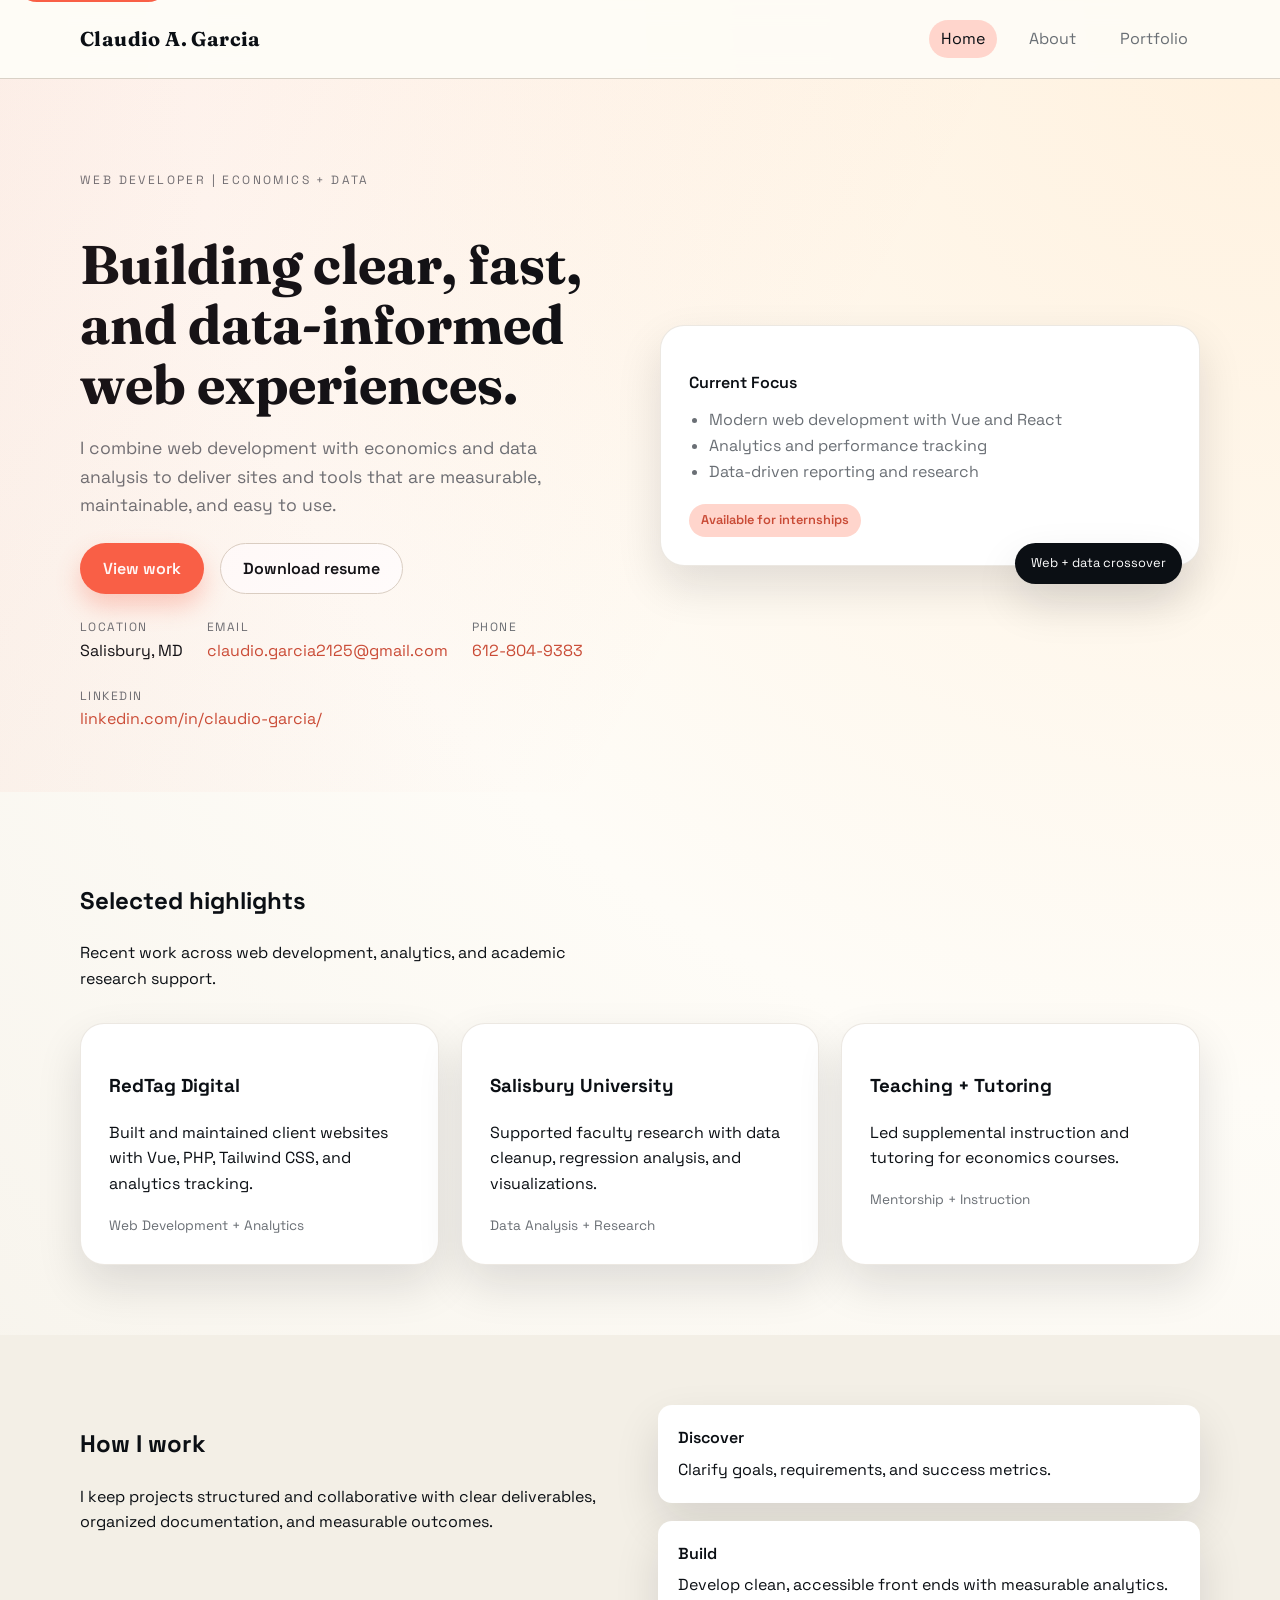
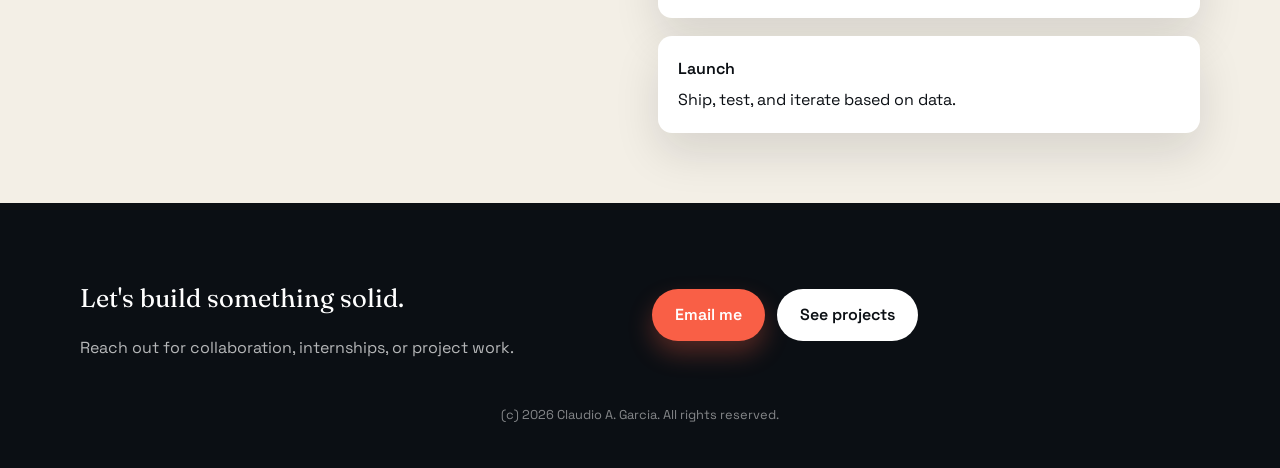
<file: index.html>
<!DOCTYPE html>
<html lang="en">
  <head>
    <meta charset="UTF-8" />
    <meta name="viewport" content="width=device-width, initial-scale=1.0" />
    <title>Home | Claudio A. Garcia</title>
    <link rel="stylesheet" href="styles.css" />
  </head>
  <body>
    <a class="skip-link" href="#main">Skip to content</a>
    <header class="site-header">
      <div class="container nav-wrap">
        <a class="logo" href="index.html">Claudio A. Garcia</a>
        <button class="nav-toggle" type="button" aria-expanded="false" aria-controls="site-nav" data-nav-toggle>
          Menu
        </button>
        <nav id="site-nav" class="site-nav" aria-label="Main">
          <a class="nav-link active" href="index.html">Home</a>
          <a class="nav-link" href="about.html">About</a>
          <a class="nav-link" href="portfolio.html">Portfolio</a>
        </nav>
      </div>
    </header>

    <main id="main">
      <section class="hero">
        <div class="container hero-grid">
          <div class="hero-copy">
            <p class="eyebrow">Web Developer | Economics + Data</p>
            <h1>Building clear, fast, and data-informed web experiences.</h1>
            <p class="lede">
              I combine web development with economics and data analysis to deliver sites and tools that are
              measurable, maintainable, and easy to use.
            </p>
            <div class="hero-actions">
              <a class="button primary" href="portfolio.html">View work</a>
              <a class="button ghost" href="assets/Claudio_A._Garcia_Resume_2026-03-15.pdf" download target="_blank" rel="noreferrer noopener">Download resume</a>
            </div>
            <div class="hero-meta">
              <div>
                <span class="meta-label">Location</span>
                <span class="meta-value">Salisbury, MD</span>
              </div>
              <div>
                <span class="meta-label">Email</span>
                <a class="meta-value link" href="mailto:claudio.garcia2125@gmail.com">claudio.garcia2125@gmail.com</a>
              </div>
              <div>
                <span class="meta-label">Phone</span>
                <a class="meta-value link" href="tel:+16128049383">612-804-9383</a>
              </div>
              <div>
                <span class="meta-label">LinkedIn</span>
                <a class="meta-value link" href="https://www.linkedin.com/in/claudio-garcia/" target="_blank" rel="noreferrer noopener">linkedin.com/in/claudio-garcia/</a>
              </div>
            </div>
          </div>
          <div class="hero-card">
            <div class="card">
              <p class="card-title">Current Focus</p>
              <ul class="card-list">
                <li>Modern web development with Vue and React</li>
                <li>Analytics and performance tracking</li>
                <li>Data-driven reporting and research</li>
              </ul>
              <div class="card-footer">
                <span class="badge">Available for internships</span>
              </div>
            </div>
            <div class="floating-tag">Web + data crossover</div>
          </div>
        </div>
      </section>

      <section class="section">
        <div class="container">
          <div class="section-header">
            <h2>Selected highlights</h2>
            <p>Recent work across web development, analytics, and academic research support.</p>
          </div>
          <div class="grid cards">
            <article class="card">
              <h3>RedTag Digital</h3>
              <p>Built and maintained client websites with Vue, PHP, Tailwind CSS, and analytics tracking.</p>
              <span class="card-meta">Web Development + Analytics</span>
            </article>
            <article class="card">
              <h3>Salisbury University</h3>
              <p>Supported faculty research with data cleanup, regression analysis, and visualizations.</p>
              <span class="card-meta">Data Analysis + Research</span>
            </article>
            <article class="card">
              <h3>Teaching + Tutoring</h3>
              <p>Led supplemental instruction and tutoring for economics courses.</p>
              <span class="card-meta">Mentorship + Instruction</span>
            </article>
          </div>
        </div>
      </section>

      <section class="section alt">
        <div class="container split">
          <div>
            <h2>How I work</h2>
            <p>
              I keep projects structured and collaborative with clear deliverables, organized documentation, and
              measurable outcomes.
            </p>
          </div>
          <ul class="steps">
            <li>
              <span class="step-title">Discover</span>
              <span>Clarify goals, requirements, and success metrics.</span>
            </li>
            <li>
              <span class="step-title">Build</span>
              <span>Develop clean, accessible front ends with measurable analytics.</span>
            </li>
            <li>
              <span class="step-title">Launch</span>
              <span>Ship, test, and iterate based on data.</span>
            </li>
          </ul>
        </div>
      </section>
    </main>

    <footer class="site-footer">
      <div class="container footer-grid">
        <div>
          <p class="footer-title">Let's build something solid.</p>
          <p class="footer-text">Reach out for collaboration, internships, or project work.</p>
        </div>
        <div class="footer-actions">
          <a class="button primary" href="mailto:claudio.garcia2125@gmail.com">Email me</a>
          <a class="button ghost" href="portfolio.html">See projects</a>
        </div>
      </div>
      <p class="footer-note">(c) 2026 Claudio A. Garcia. All rights reserved.</p>
    </footer>

    <script src="script.js"></script>
  </body>
</html>
</file>
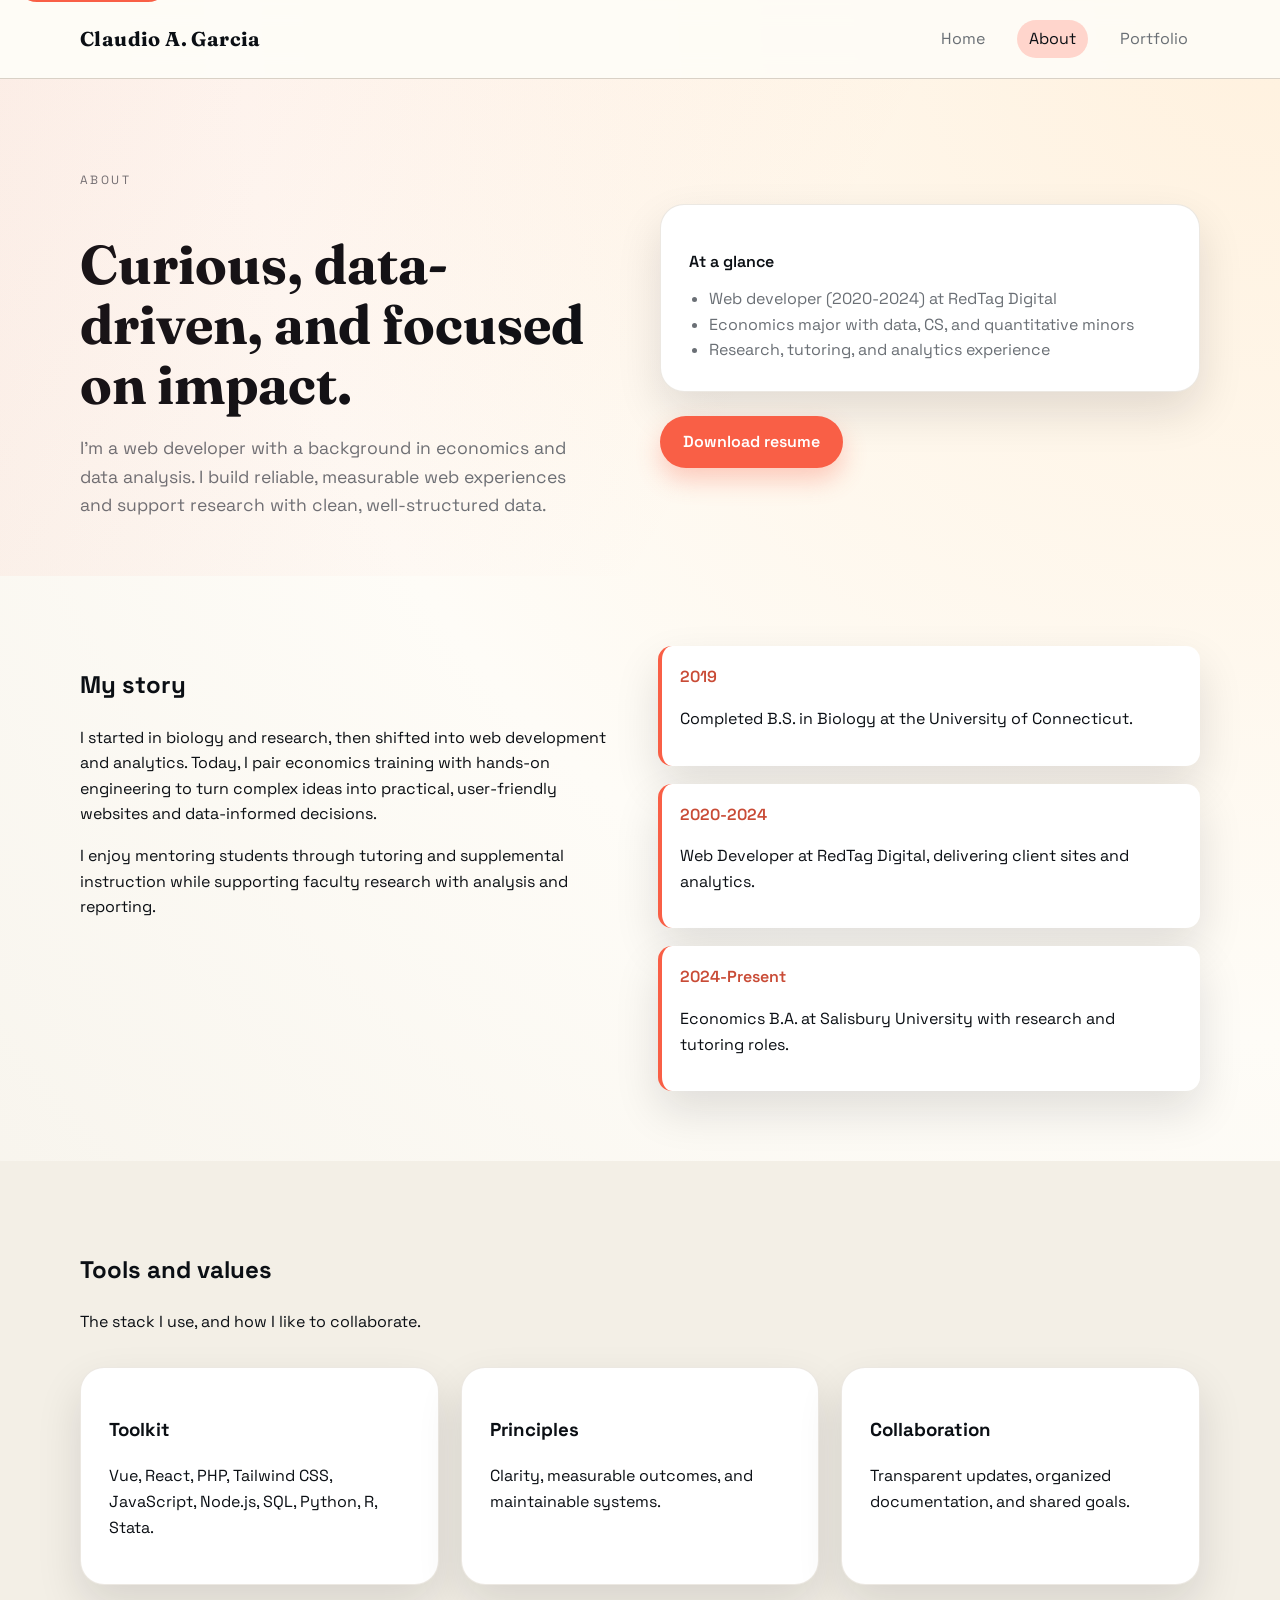
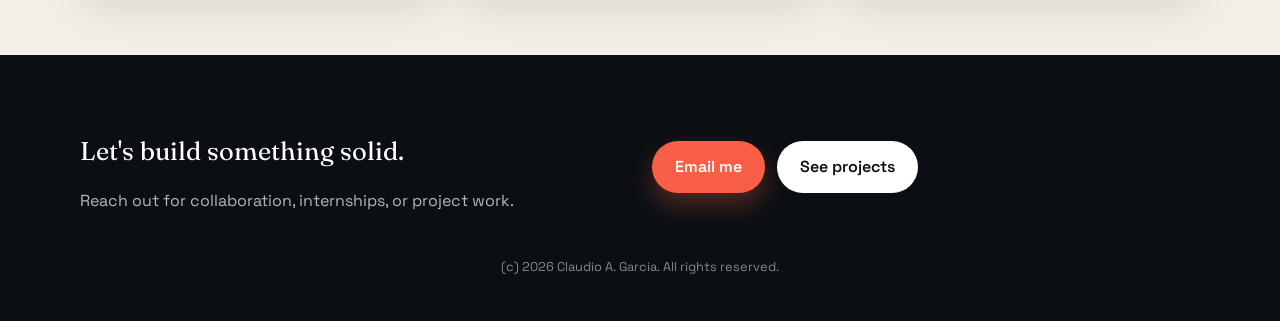
<file: about.html>
<!DOCTYPE html>
<html lang="en">
  <head>
    <meta charset="UTF-8" />
    <meta name="viewport" content="width=device-width, initial-scale=1.0" />
    <title>About | Claudio A. Garcia</title>
    <link rel="stylesheet" href="styles.css" />
  </head>
  <body>
    <a class="skip-link" href="#main">Skip to content</a>
    <header class="site-header">
      <div class="container nav-wrap">
        <a class="logo" href="index.html">Claudio A. Garcia</a>
        <button class="nav-toggle" type="button" aria-expanded="false" aria-controls="site-nav" data-nav-toggle>
          Menu
        </button>
        <nav id="site-nav" class="site-nav" aria-label="Main">
          <a class="nav-link" href="index.html">Home</a>
          <a class="nav-link active" href="about.html">About</a>
          <a class="nav-link" href="portfolio.html">Portfolio</a>
        </nav>
      </div>
    </header>

    <main id="main">
      <section class="hero hero-compact">
        <div class="container hero-grid">
          <div class="hero-copy">
            <p class="eyebrow">About</p>
            <h1>Curious, data-driven, and focused on impact.</h1>
            <p class="lede">
              I'm a web developer with a background in economics and data analysis. I build reliable, measurable web
              experiences and support research with clean, well-structured data.
            </p>
          </div>
          <div class="hero-card">
            <div class="card">
              <p class="card-title">At a glance</p>
              <ul class="card-list">
                <li>Web developer (2020-2024) at RedTag Digital</li>
                <li>Economics major with data, CS, and quantitative minors</li>
                <li>Research, tutoring, and analytics experience</li>
              </ul>
            </div>
            <div class="hero-actions">
              <a class="button primary" href="assets/Claudio_A._Garcia_Resume_2026-03-15.pdf" download target="_blank" rel="noreferrer noopener">Download resume</a>
            </div>
          </div>
        </div>
      </section>

      <section class="section">
        <div class="container split">
          <div>
            <h2>My story</h2>
            <p>
              I started in biology and research, then shifted into web development and analytics. Today, I pair
              economics training with hands-on engineering to turn complex ideas into practical, user-friendly
              websites and data-informed decisions.
            </p>
            <p>
              I enjoy mentoring students through tutoring and supplemental instruction while supporting faculty
              research with analysis and reporting.
            </p>
          </div>
          <div class="timeline">
            <div class="timeline-item">
              <span class="timeline-year">2019</span>
              <p>Completed B.S. in Biology at the University of Connecticut.</p>
            </div>
            <div class="timeline-item">
              <span class="timeline-year">2020-2024</span>
              <p>Web Developer at RedTag Digital, delivering client sites and analytics.</p>
            </div>
            <div class="timeline-item">
              <span class="timeline-year">2024-Present</span>
              <p>Economics B.A. at Salisbury University with research and tutoring roles.</p>
            </div>
          </div>
        </div>
      </section>

      <section class="section alt">
        <div class="container">
          <div class="section-header">
            <h2>Tools and values</h2>
            <p>The stack I use, and how I like to collaborate.</p>
          </div>
          <div class="grid cards">
            <article class="card">
              <h3>Toolkit</h3>
              <p>Vue, React, PHP, Tailwind CSS, JavaScript, Node.js, SQL, Python, R, Stata.</p>
            </article>
            <article class="card">
              <h3>Principles</h3>
              <p>Clarity, measurable outcomes, and maintainable systems.</p>
            </article>
            <article class="card">
              <h3>Collaboration</h3>
              <p>Transparent updates, organized documentation, and shared goals.</p>
            </article>
          </div>
        </div>
      </section>
    </main>

    <footer class="site-footer">
      <div class="container footer-grid">
        <div>
          <p class="footer-title">Let's build something solid.</p>
          <p class="footer-text">Reach out for collaboration, internships, or project work.</p>
        </div>
        <div class="footer-actions">
          <a class="button primary" href="mailto:claudio.garcia2125@gmail.com">Email me</a>
          <a class="button ghost" href="portfolio.html">See projects</a>
        </div>
      </div>
      <p class="footer-note">(c) 2026 Claudio A. Garcia. All rights reserved.</p>
    </footer>

    <script src="script.js"></script>
  </body>
</html>
</file>
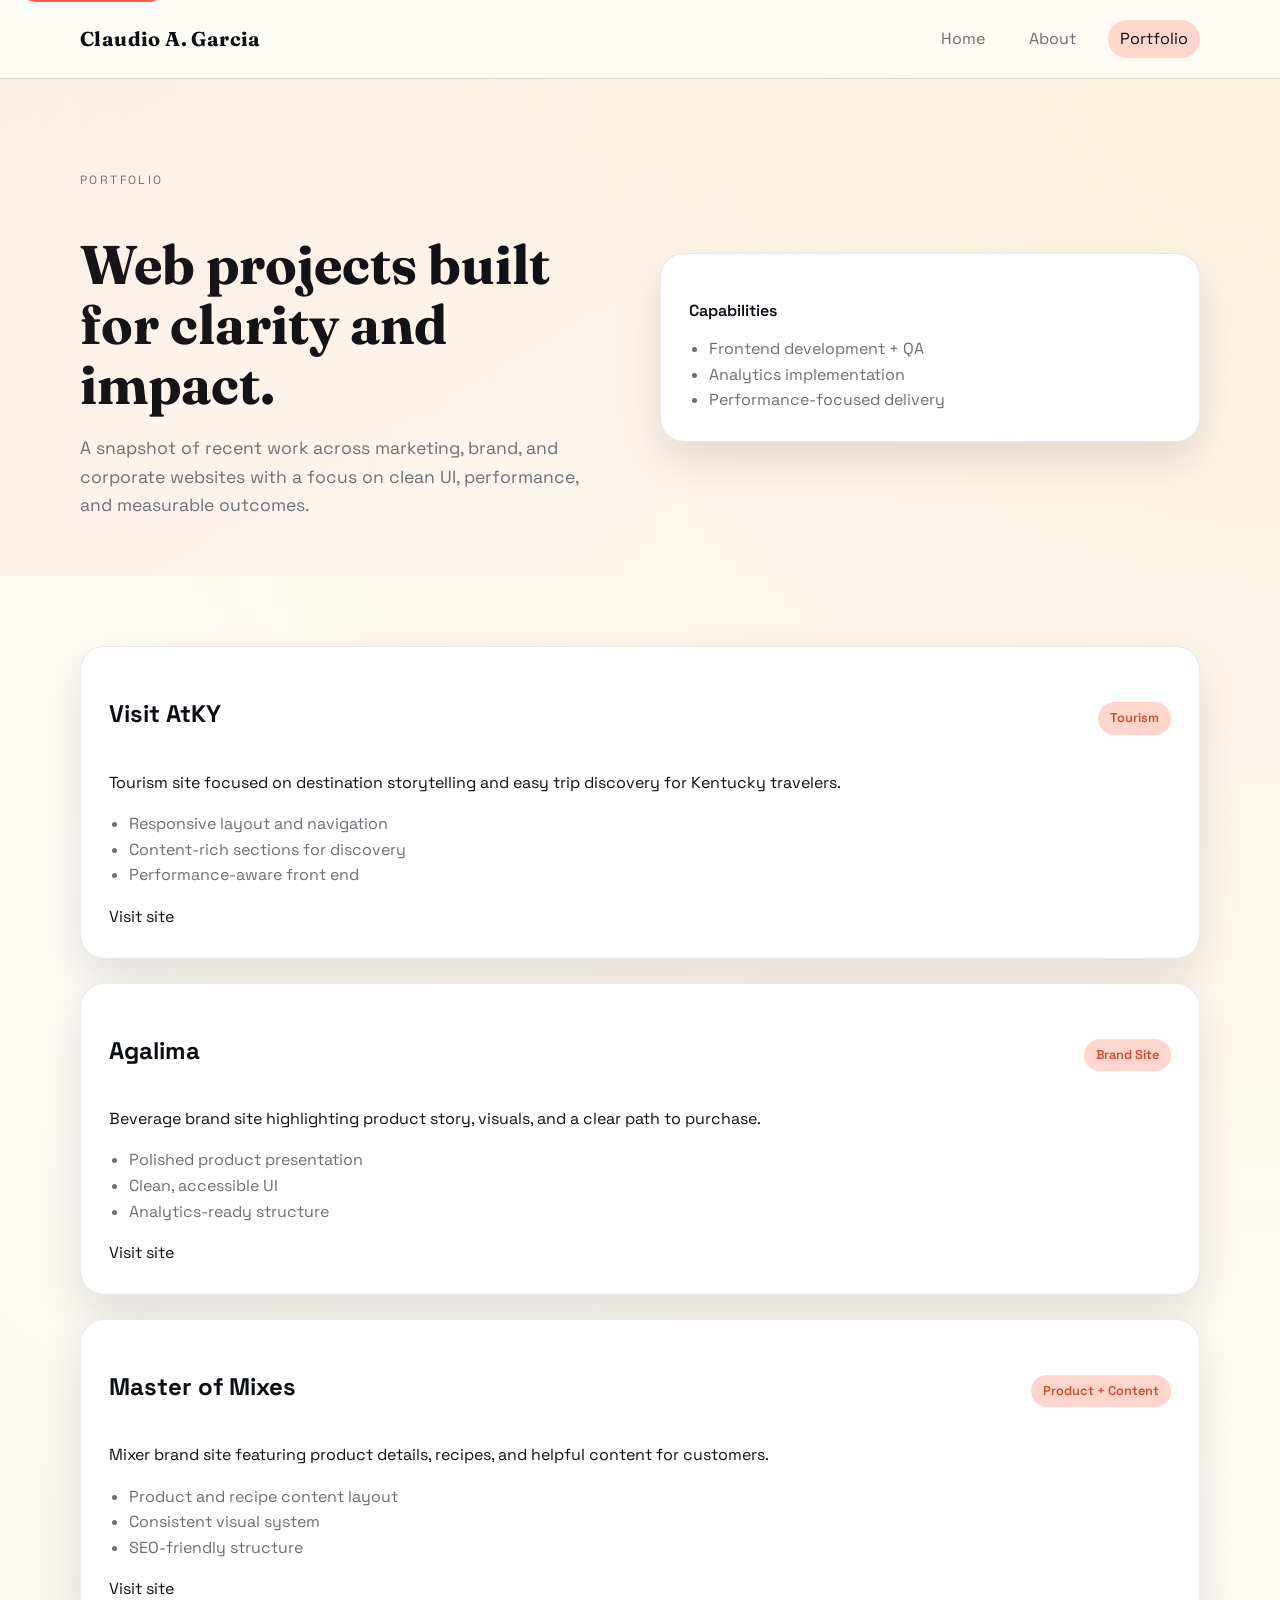
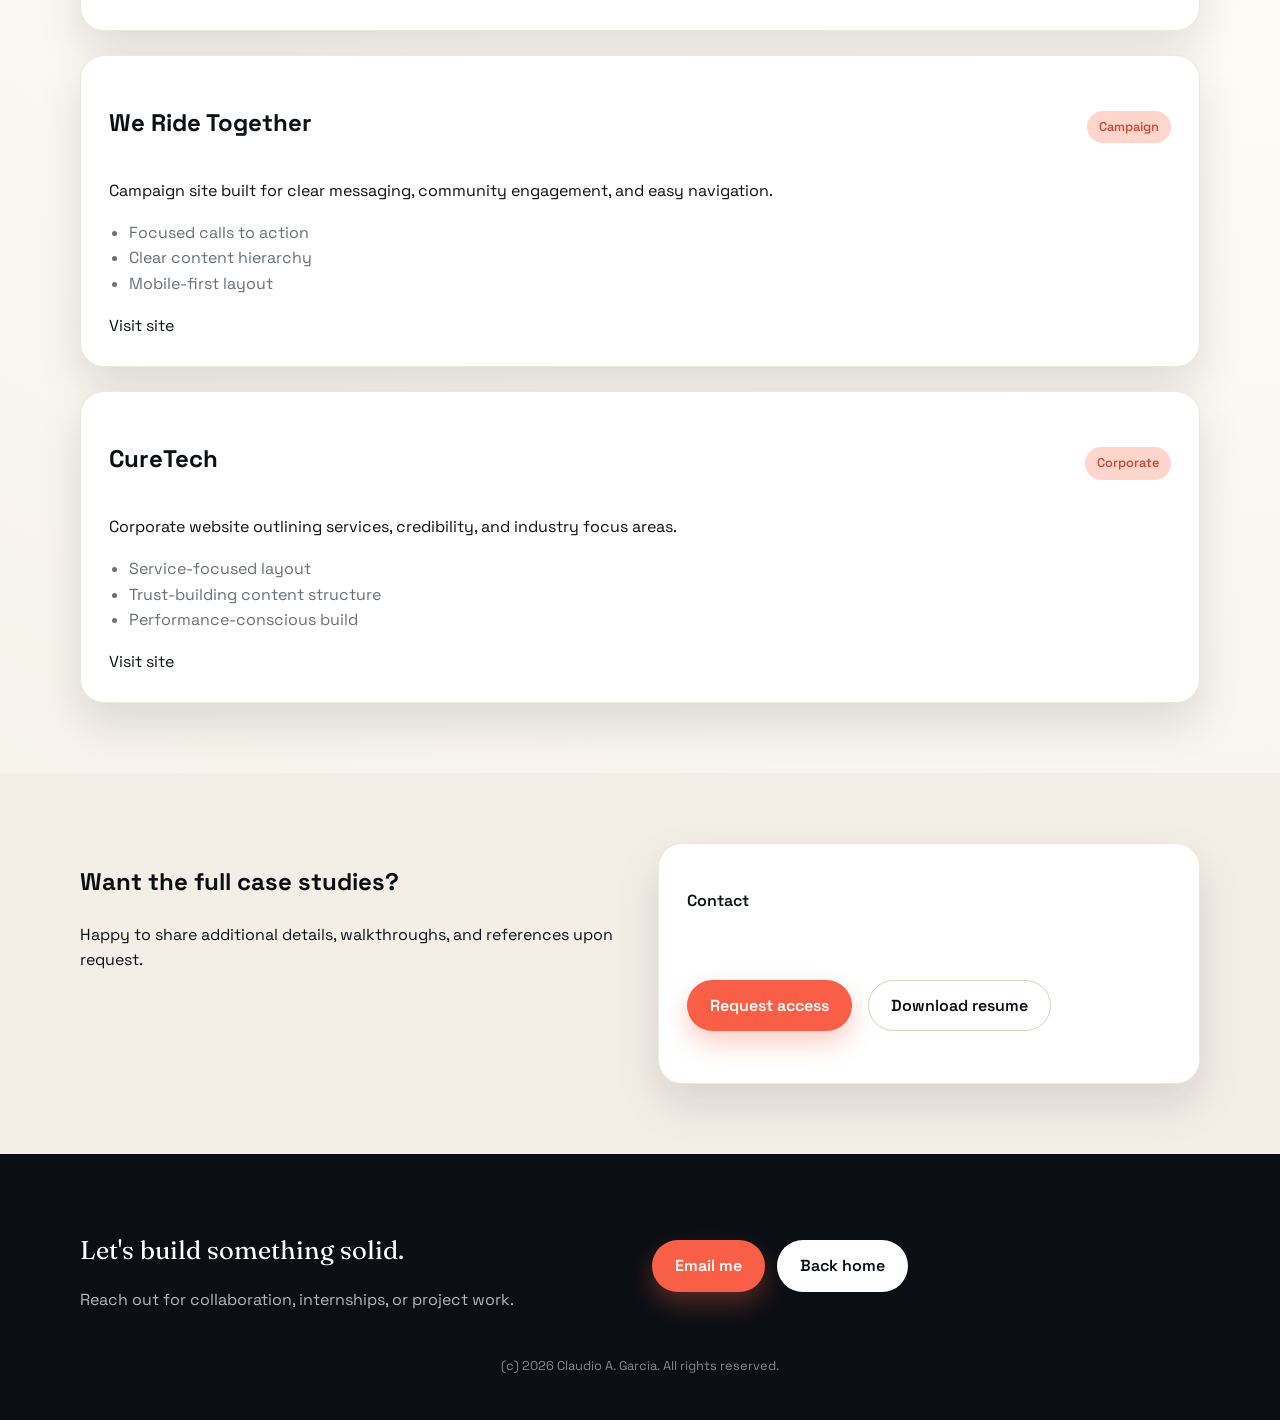
<file: portfolio.html>
<!DOCTYPE html>
<html lang="en">
  <head>
    <meta charset="UTF-8" />
    <meta name="viewport" content="width=device-width, initial-scale=1.0" />
    <title>Portfolio | Claudio A. Garcia</title>
    <link rel="stylesheet" href="styles.css" />
  </head>
  <body>
    <a class="skip-link" href="#main">Skip to content</a>
    <header class="site-header">
      <div class="container nav-wrap">
        <a class="logo" href="index.html">Claudio A. Garcia</a>
        <button class="nav-toggle" type="button" aria-expanded="false" aria-controls="site-nav" data-nav-toggle>
          Menu
        </button>
        <nav id="site-nav" class="site-nav" aria-label="Main">
          <a class="nav-link" href="index.html">Home</a>
          <a class="nav-link" href="about.html">About</a>
          <a class="nav-link active" href="portfolio.html">Portfolio</a>
        </nav>
      </div>
    </header>

    <main id="main">
      <section class="hero hero-compact">
        <div class="container hero-grid">
          <div class="hero-copy">
            <p class="eyebrow">Portfolio</p>
            <h1>Web projects built for clarity and impact.</h1>
            <p class="lede">
              A snapshot of recent work across marketing, brand, and corporate websites with a focus on clean UI,
              performance, and measurable outcomes.
            </p>
          </div>
          <div class="hero-card">
            <div class="card">
              <p class="card-title">Capabilities</p>
              <ul class="card-list">
                <li>Frontend development + QA</li>
                <li>Analytics implementation</li>
                <li>Performance-focused delivery</li>
              </ul>
            </div>
          </div>
        </div>
      </section>

      <section class="section">
        <div class="container">
          <div class="portfolio-grid">
            <article class="project card">
              <div class="project-header">
                <h2>Visit AtKY</h2>
                <span class="badge">Tourism</span>
              </div>
              <p>
                Tourism site focused on destination storytelling and easy trip discovery for Kentucky travelers.
              </p>
              <ul class="project-list">
                <li>Responsive layout and navigation</li>
                <li>Content-rich sections for discovery</li>
                <li>Performance-aware front end</li>
              </ul>
              <a class="link" href="https://www.visitatky.com/" target="_blank" rel="noreferrer noopener">Visit site</a>
            </article>

            <article class="project card">
              <div class="project-header">
                <h2>Agalima</h2>
                <span class="badge">Brand Site</span>
              </div>
              <p>
                Beverage brand site highlighting product story, visuals, and a clear path to purchase.
              </p>
              <ul class="project-list">
                <li>Polished product presentation</li>
                <li>Clean, accessible UI</li>
                <li>Analytics-ready structure</li>
              </ul>
              <a class="link" href="https://agalima.com/" target="_blank" rel="noreferrer noopener">Visit site</a>
            </article>

            <article class="project card">
              <div class="project-header">
                <h2>Master of Mixes</h2>
                <span class="badge">Product + Content</span>
              </div>
              <p>
                Mixer brand site featuring product details, recipes, and helpful content for customers.
              </p>
              <ul class="project-list">
                <li>Product and recipe content layout</li>
                <li>Consistent visual system</li>
                <li>SEO-friendly structure</li>
              </ul>
              <a class="link" href="https://www.masterofmixes.com/" target="_blank" rel="noreferrer noopener">Visit site</a>
            </article>

            <article class="project card">
              <div class="project-header">
                <h2>We Ride Together</h2>
                <span class="badge">Campaign</span>
              </div>
              <p>
                Campaign site built for clear messaging, community engagement, and easy navigation.
              </p>
              <ul class="project-list">
                <li>Focused calls to action</li>
                <li>Clear content hierarchy</li>
                <li>Mobile-first layout</li>
              </ul>
              <a class="link" href="https://www.weridetogether.today/" target="_blank" rel="noreferrer noopener">Visit site</a>
            </article>

            <article class="project card">
              <div class="project-header">
                <h2>CureTech</h2>
                <span class="badge">Corporate</span>
              </div>
              <p>
                Corporate website outlining services, credibility, and industry focus areas.
              </p>
              <ul class="project-list">
                <li>Service-focused layout</li>
                <li>Trust-building content structure</li>
                <li>Performance-conscious build</li>
              </ul>
              <a class="link" href="https://www.curetech.com/" target="_blank" rel="noreferrer noopener">Visit site</a>
            </article>
          </div>
        </div>
      </section>

      <section class="section alt">
        <div class="container split">
          <div>
            <h2>Want the full case studies?</h2>
            <p>Happy to share additional details, walkthroughs, and references upon request.</p>
          </div>
          <div class="card">
            <p class="card-title">Contact</p>
            <p class="footer-text">Email me and I'll send detailed walkthroughs or references.</p>
            <div class="hero-actions">
              <a class="button primary" href="mailto:claudio.garcia2125@gmail.com">Request access</a>
              <a class="button ghost" href="assets/Claudio_A._Garcia_Resume_2026-03-15.pdf" download target="_blank" rel="noreferrer noopener">Download resume</a>
            </div>
          </div>
        </div>
      </section>
    </main>

    <footer class="site-footer">
      <div class="container footer-grid">
        <div>
          <p class="footer-title">Let's build something solid.</p>
          <p class="footer-text">Reach out for collaboration, internships, or project work.</p>
        </div>
        <div class="footer-actions">
          <a class="button primary" href="mailto:claudio.garcia2125@gmail.com">Email me</a>
          <a class="button ghost" href="index.html">Back home</a>
        </div>
      </div>
      <p class="footer-note">(c) 2026 Claudio A. Garcia. All rights reserved.</p>
    </footer>

    <script src="script.js"></script>
  </body>
</html>
</file>
<file: styles.css>
@import url("https://fonts.googleapis.com/css2?family=Fraunces:wght@400;600;700&family=Space+Grotesk:wght@400;500;600&display=swap");

:root {
  --ink: #0b0f14;
  --surface: #fefcf7;
  --surface-alt: #f3efe6;
  --muted: #6a6f75;
  --accent: #f95f46;
  --accent-dark: #c94b36;
  --accent-soft: #ffd5cc;
  --line: #d9d1c6;
  --shadow: 0 20px 45px rgba(15, 17, 21, 0.12);
  --radius: 24px;
  --radius-sm: 14px;
  --max-width: 1120px;
}

*,
*::before,
*::after {
  box-sizing: border-box;
}

body {
  margin: 0;
  font-family: "Space Grotesk", "Segoe UI", sans-serif;
  color: var(--ink);
  background: radial-gradient(circle at top right, #fff1de 0%, #fefcf7 45%, #f3efe6 100%);
  line-height: 1.6;
}

img {
  max-width: 100%;
  display: block;
}

a {
  color: inherit;
  text-decoration: none;
}

.skip-link {
  position: absolute;
  top: -40px;
  left: 16px;
  padding: 8px 16px;
  background: var(--accent);
  color: white;
  border-radius: 999px;
  transition: top 0.2s ease;
  z-index: 20;
}

.skip-link:focus {
  top: 16px;
}

.container {
  width: min(100% - 32px, var(--max-width));
  margin: 0 auto;
}

.site-header {
  position: sticky;
  top: 0;
  z-index: 10;
  backdrop-filter: blur(12px);
  background: rgba(254, 252, 247, 0.9);
  border-bottom: 1px solid var(--line);
}

.nav-wrap {
  display: flex;
  align-items: center;
  justify-content: space-between;
  padding: 20px 0;
  gap: 16px;
}

.logo {
  font-family: "Fraunces", "Times New Roman", serif;
  font-size: 1.25rem;
  font-weight: 700;
  letter-spacing: 0.02em;
}

.site-nav {
  display: flex;
  align-items: center;
  gap: 20px;
}

.nav-link {
  padding: 6px 12px;
  border-radius: 999px;
  color: var(--muted);
  transition: all 0.2s ease;
}

.nav-link:hover,
.nav-link.active {
  color: var(--ink);
  background: var(--accent-soft);
}

.nav-toggle {
  display: none;
  border: 1px solid var(--line);
  background: white;
  border-radius: 999px;
  padding: 6px 14px;
  font: inherit;
}

.hero {
  padding: 80px 0 60px;
  position: relative;
}

.hero::before {
  content: "";
  position: absolute;
  inset: 0;
  background: linear-gradient(120deg, rgba(249, 95, 70, 0.08), transparent 60%);
  pointer-events: none;
}

.hero-compact {
  padding-bottom: 40px;
}

.hero-grid {
  display: grid;
  gap: 40px;
  grid-template-columns: repeat(auto-fit, minmax(260px, 1fr));
  align-items: center;
}

.hero-copy h1 {
  font-family: "Fraunces", "Times New Roman", serif;
  font-size: clamp(2.4rem, 3vw + 1rem, 3.6rem);
  line-height: 1.1;
  margin-bottom: 20px;
}

.eyebrow {
  text-transform: uppercase;
  letter-spacing: 0.2em;
  font-size: 0.75rem;
  color: var(--muted);
}

.lede {
  font-size: 1.1rem;
  color: var(--muted);
  max-width: 520px;
}

.hero-actions {
  display: flex;
  flex-wrap: wrap;
  gap: 16px;
  margin: 24px 0;
}

.button {
  display: inline-flex;
  align-items: center;
  justify-content: center;
  padding: 12px 22px;
  border-radius: 999px;
  border: 1px solid transparent;
  font-weight: 600;
  transition: transform 0.2s ease, box-shadow 0.2s ease;
}

.button.primary {
  background: var(--accent);
  color: white;
  box-shadow: 0 12px 25px rgba(249, 95, 70, 0.3);
}

.button.primary:hover {
  transform: translateY(-2px);
  box-shadow: 0 16px 28px rgba(249, 95, 70, 0.35);
}

.button.ghost {
  border-color: var(--line);
  background: white;
}

.hero-meta {
  display: flex;
  gap: 24px;
  flex-wrap: wrap;
  margin-top: 20px;
}

.meta-label {
  display: block;
  font-size: 0.75rem;
  text-transform: uppercase;
  letter-spacing: 0.12em;
  color: var(--muted);
}

.meta-value.link {
  color: var(--accent-dark);
}

.hero-card {
  position: relative;
}

.card {
  background: white;
  border-radius: var(--radius);
  padding: 28px;
  box-shadow: var(--shadow);
  border: 1px solid rgba(217, 209, 198, 0.5);
}

.card-title {
  font-weight: 600;
  margin-bottom: 12px;
}

.card-list {
  padding-left: 20px;
  margin: 0;
  color: var(--muted);
}

.card-footer {
  margin-top: 20px;
}

.badge {
  display: inline-flex;
  align-items: center;
  padding: 6px 12px;
  border-radius: 999px;
  background: var(--accent-soft);
  color: var(--accent-dark);
  font-size: 0.8rem;
  font-weight: 600;
}

.floating-tag {
  position: absolute;
  bottom: -18px;
  right: 18px;
  background: var(--ink);
  color: white;
  padding: 10px 16px;
  border-radius: 999px;
  font-size: 0.8rem;
  box-shadow: var(--shadow);
}

.section {
  padding: 70px 0;
}

.section.alt {
  background: var(--surface-alt);
}

.section-header {
  max-width: 540px;
  margin-bottom: 32px;
}

.grid.cards {
  display: grid;
  grid-template-columns: repeat(auto-fit, minmax(240px, 1fr));
  gap: 22px;
}

.card-meta {
  display: block;
  margin-top: 18px;
  color: var(--muted);
  font-size: 0.85rem;
}

.split {
  display: grid;
  gap: 36px;
  grid-template-columns: repeat(auto-fit, minmax(260px, 1fr));
  align-items: start;
}

.steps {
  list-style: none;
  padding: 0;
  margin: 0;
  display: grid;
  gap: 18px;
}

.steps li {
  background: white;
  padding: 20px;
  border-radius: var(--radius-sm);
  box-shadow: var(--shadow);
}

.step-title {
  display: block;
  font-weight: 600;
  margin-bottom: 6px;
}

.timeline {
  display: grid;
  gap: 18px;
}

.timeline-item {
  background: white;
  padding: 18px;
  border-radius: var(--radius-sm);
  border-left: 4px solid var(--accent);
  box-shadow: var(--shadow);
}

.timeline-year {
  font-weight: 600;
  color: var(--accent-dark);
}

.portfolio-grid {
  display: grid;
  gap: 24px;
}

.project-header {
  display: flex;
  justify-content: space-between;
  align-items: baseline;
  gap: 12px;
  flex-wrap: wrap;
}

.project-list {
  padding-left: 20px;
  color: var(--muted);
}

.site-footer {
  padding: 50px 0 30px;
  background: var(--ink);
  color: white;
}

.footer-grid {
  display: grid;
  grid-template-columns: repeat(auto-fit, minmax(240px, 1fr));
  gap: 24px;
  align-items: center;
}

.footer-title {
  font-family: "Fraunces", "Times New Roman", serif;
  font-size: 1.6rem;
  margin-bottom: 8px;
}

.footer-text {
  color: rgba(255, 255, 255, 0.7);
}

.footer-actions {
  display: flex;
  gap: 12px;
  flex-wrap: wrap;
}

.site-footer .button.ghost {
  background: white;
  color: var(--ink);
  border-color: transparent;
}

.site-footer .button.ghost:hover {
  transform: translateY(-2px);
}

.footer-note {
  text-align: center;
  margin-top: 28px;
  font-size: 0.8rem;
  color: rgba(255, 255, 255, 0.5);
}

@media (max-width: 780px) {
  .nav-toggle {
    display: inline-flex;
  }

  .site-nav {
    position: absolute;
    right: 16px;
    top: 70px;
    flex-direction: column;
    background: white;
    padding: 16px;
    border-radius: var(--radius-sm);
    box-shadow: var(--shadow);
    opacity: 0;
    pointer-events: none;
    transform: translateY(-10px);
    transition: all 0.2s ease;
  }

  .site-nav.open {
    opacity: 1;
    pointer-events: auto;
    transform: translateY(0);
  }

  .hero-meta {
    flex-direction: column;
    gap: 12px;
  }
}

@media (max-width: 520px) {
  .hero {
    padding-top: 60px;
  }

  .floating-tag {
    position: static;
    margin-top: 16px;
    display: inline-block;
  }

  .hero-actions .button,
  .footer-actions .button {
    width: 100%;
  }

  .project-header {
    align-items: flex-start;
  }
}
</file>
